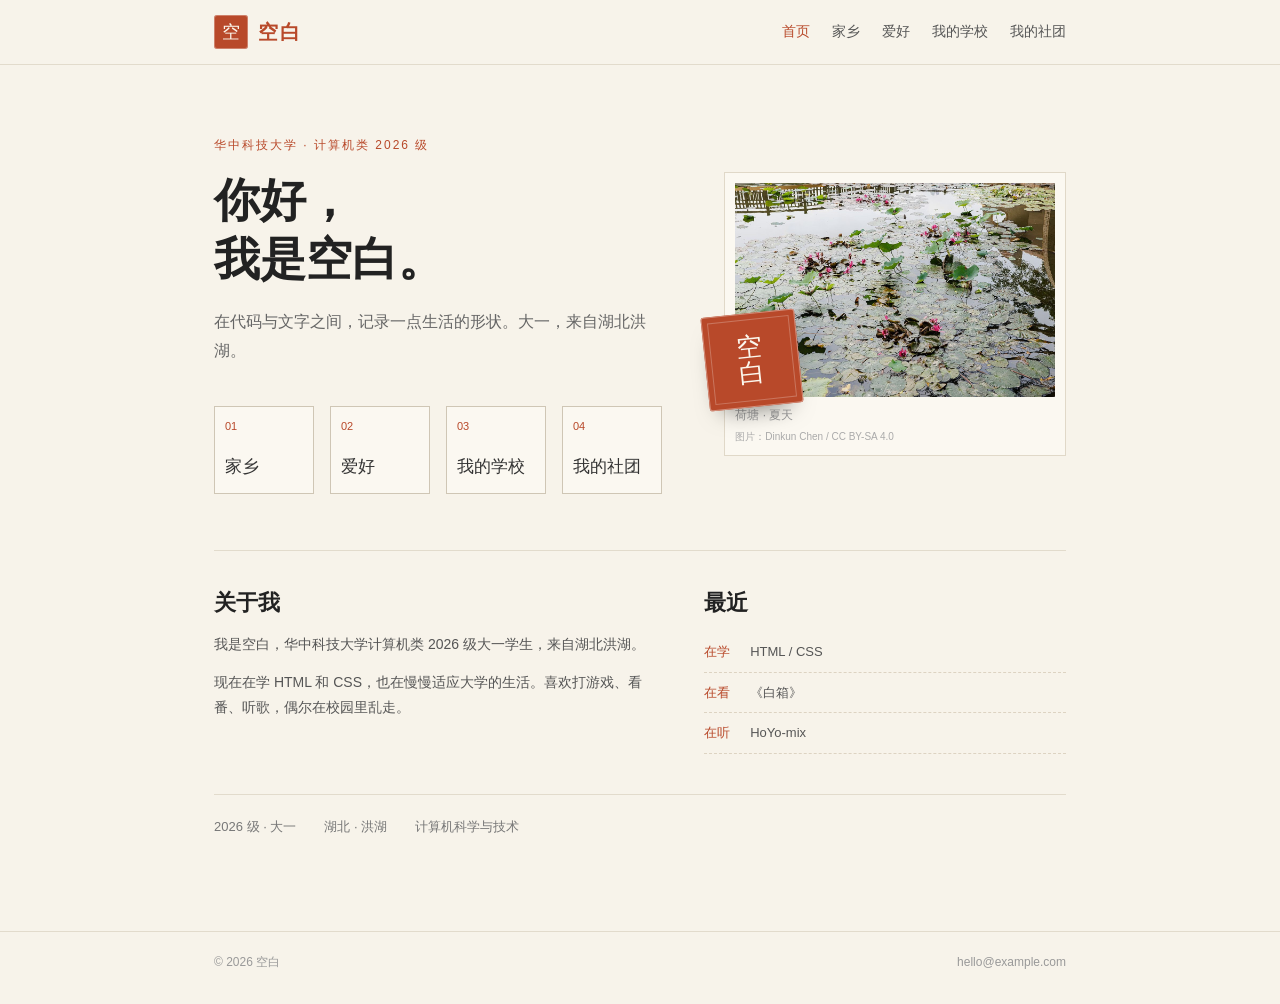
<file: index.html>
<!DOCTYPE html>
<html lang="zh-CN">
<head>
  <meta charset="UTF-8">
  <meta name="viewport" content="width=device-width, initial-scale=1.0">
  <title>空白 · 个人主页</title>
  <link rel="stylesheet" href="style.css">
</head>
<body>
  <header>
    <div class="wrap">
      <a class="logo" href="index.html"><span class="seal">空</span>空白</a>
      <nav>
        <a class="active" href="index.html">首页</a>
        <a href="hometown.html">家乡</a>
        <a href="hobbies.html">爱好</a>
        <a href="school.html">我的学校</a>
        <a href="club.html">我的社团</a>
      </nav>
    </div>
  </header>

  <main>
    <div class="wrap">
      <div class="home-top">
        <div>
          <p class="small">华中科技大学 · 计算机类 2026 级</p>
          <h1>你好，<br>我是空白。</h1>
          <p class="desc">在代码与文字之间，记录一点生活的形状。大一，来自湖北洪湖。</p>

          <div class="entry">
            <a href="hometown.html"><span>01</span>家乡</a>
            <a href="hobbies.html"><span>02</span>爱好</a>
            <a href="school.html"><span>03</span>我的学校</a>
            <a href="club.html"><span>04</span>我的社团</a>
          </div>
        </div>

        <figure class="home-photo">
          <img src="images/lotus.jpg" alt="荷塘里的荷叶与荷花">
          <span class="stamp" aria-hidden="true">空<br>白</span>
          <figcaption>荷塘 · 夏天<span class="credit">图片：Dinkun Chen / CC BY-SA 4.0</span></figcaption>
        </figure>
      </div>

      <div class="home-about">
        <div>
          <h2>关于我</h2>
          <p>我是空白，华中科技大学计算机类 2026 级大一学生，来自湖北洪湖。</p>
          <p>现在在学 HTML 和 CSS，也在慢慢适应大学的生活。喜欢打游戏、看番、听歌，偶尔在校园里乱走。</p>
        </div>

        <div class="now">
          <h2>最近</h2>
          <ul>
            <li><span>在学</span>HTML / CSS</li>
            <li><span>在看</span>《白箱》</li>
            <li><span>在听</span>HoYo-mix</li>
          </ul>
        </div>
      </div>

      <ul class="info">
        <li>2026 级 · 大一</li>
        <li>湖北 · 洪湖</li>
        <li>计算机科学与技术</li>
      </ul>
    </div>
  </main>

  <footer>
    <div class="wrap">
      <span>© 2026 空白</span>
      <a href="mailto:hello@example.com">hello@example.com</a>
    </div>
  </footer>
</body>
</html>
</file>
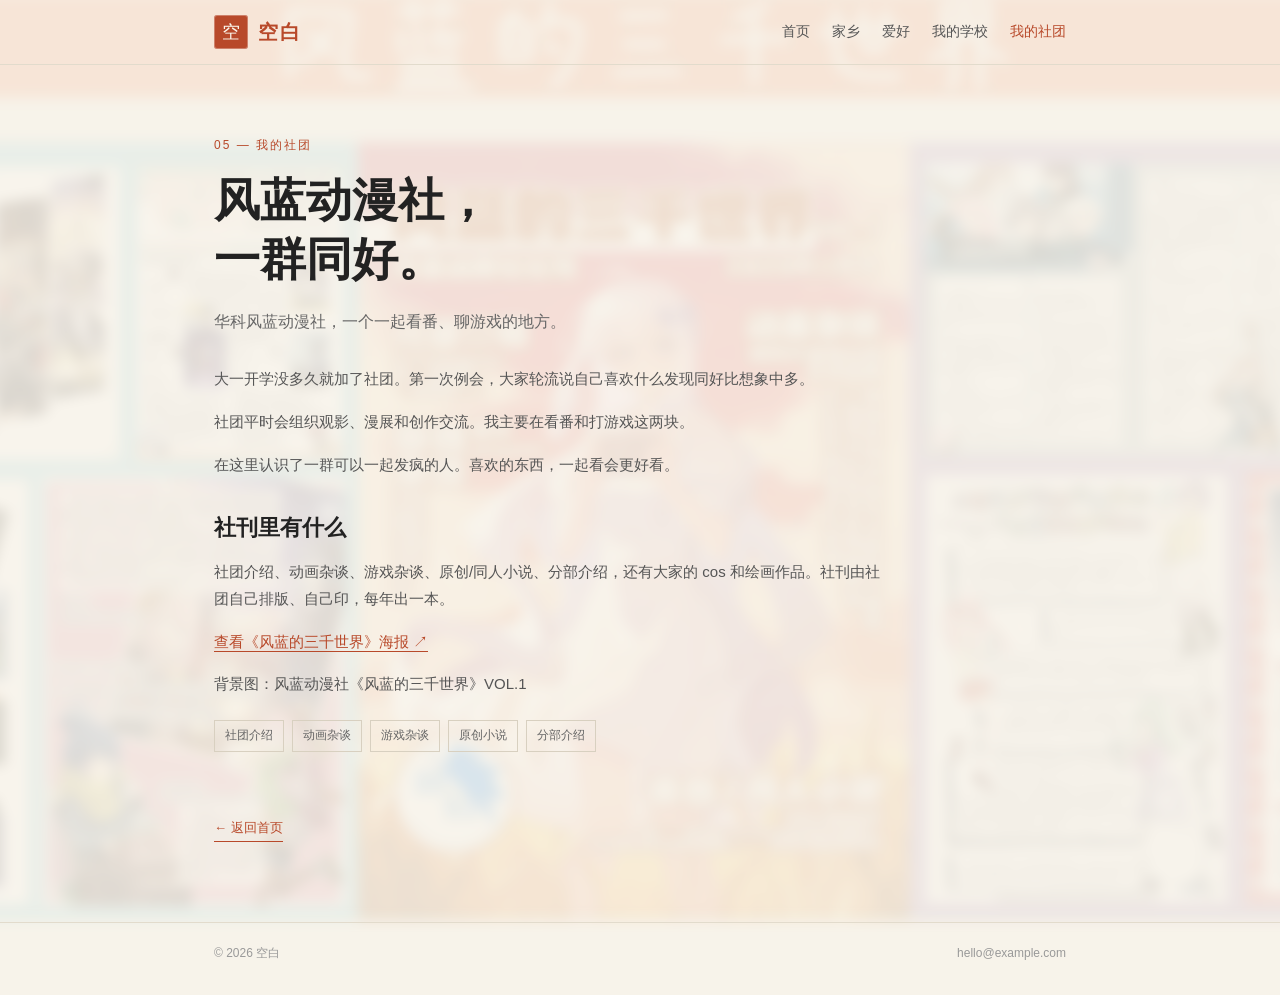
<file: club.html>
<!DOCTYPE html>
<html lang="zh-CN">
<head>
  <meta charset="UTF-8">
  <meta name="viewport" content="width=device-width, initial-scale=1.0">
  <title>我的社团 | 空白</title>
  <link rel="stylesheet" href="style.css">
</head>
<body class="club-page">
  <header>
    <div class="wrap">
      <a class="logo" href="index.html"><span class="seal">空</span>空白</a>
      <nav>
        <a href="index.html">首页</a>
        <a href="hometown.html">家乡</a>
        <a href="hobbies.html">爱好</a>
        <a href="school.html">我的学校</a>
        <a class="active" href="club.html">我的社团</a>
      </nav>
    </div>
  </header>

  <main>
    <div class="wrap">
      <p class="small">05 — 我的社团</p>
      <h1>风蓝动漫社，<br>一群同好。</h1>
      <p class="desc">华科风蓝动漫社，一个一起看番、聊游戏的地方。</p>

      <div class="content">
        <p>大一开学没多久就加了社团。第一次例会，大家轮流说自己喜欢什么发现同好比想象中多。</p>
        <p>社团平时会组织观影、漫展和创作交流。我主要在看番和打游戏这两块。</p>
        <p>在这里认识了一群可以一起发疯的人。喜欢的东西，一起看会更好看。</p>

        <h2>社刊里有什么</h2>
        <p>社团介绍、动画杂谈、游戏杂谈、原创/同人小说、分部介绍，还有大家的 cos 和绘画作品。社刊由社团自己排版、自己印，每年出一本。</p>
        <p><a class="inline-link" href="images/club-poster.jpg" target="_blank" rel="noopener">查看《风蓝的三千世界》海报 ↗</a></p>
        <p class="credit">背景图：风蓝动漫社《风蓝的三千世界》VOL.1</p>

        <ul class="tags">
          <li>社团介绍</li>
          <li>动画杂谈</li>
          <li>游戏杂谈</li>
          <li>原创小说</li>
          <li>分部介绍</li>
        </ul>
      </div>

      <a class="back" href="index.html">← 返回首页</a>
    </div>
  </main>

  <footer>
    <div class="wrap">
      <span>© 2026 空白</span>
      <a href="mailto:hello@example.com">hello@example.com</a>
    </div>
  </footer>
</body>
</html>
</file>
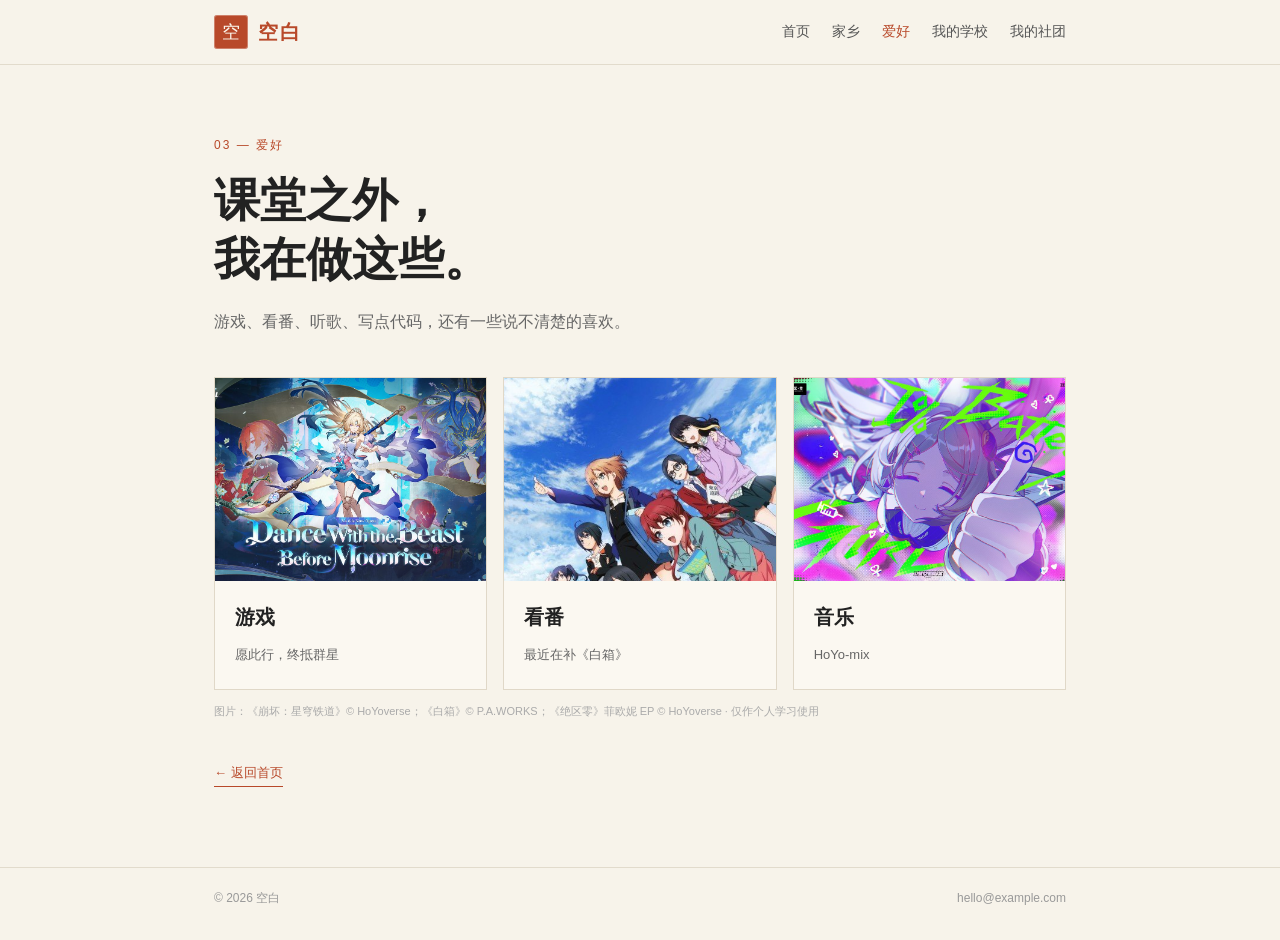
<file: hobbies.html>
<!DOCTYPE html>
<html lang="zh-CN">
<head>
  <meta charset="UTF-8">
  <meta name="viewport" content="width=device-width, initial-scale=1.0">
  <title>爱好 | 空白</title>
  <link rel="stylesheet" href="style.css">
</head>
<body>
  <header>
    <div class="wrap">
      <a class="logo" href="index.html"><span class="seal">空</span>空白</a>
      <nav>
        <a href="index.html">首页</a>
        <a href="hometown.html">家乡</a>
        <a class="active" href="hobbies.html">爱好</a>
        <a href="school.html">我的学校</a>
        <a href="club.html">我的社团</a>
      </nav>
    </div>
  </header>

  <main>
    <div class="wrap">
      <p class="small">03 — 爱好</p>
      <h1>课堂之外，<br>我在做这些。</h1>
      <p class="desc">游戏、看番、听歌、写点代码，还有一些说不清楚的喜欢。</p>

      <div class="cards">
        <div class="card">
          <img src="images/hobby-hsr.jpg" alt="《崩坏：星穹铁道》宣传图">
          <div class="card__body">
            <h2>游戏</h2>
            <p>愿此行，终抵群星</p>
          </div>
        </div>
        <div class="card">
          <img class="poster" src="images/hobby-shirobako.jpg" alt="《白箱》动画海报">
          <div class="card__body">
            <h2>看番</h2>
            <p>最近在补《白箱》</p>
          </div>
        </div>
        <div class="card">
          <img src="images/hobby-fionne.jpg" alt="《绝区零》菲欧妮 EP《低电量女孩》封面">
          <div class="card__body">
            <h2>音乐</h2>
            <p>HoYo-mix</p>
          </div>
        </div>
      </div>

      <p class="credit">图片：《崩坏：星穹铁道》© HoYoverse；《白箱》© P.A.WORKS；《绝区零》菲欧妮 EP © HoYoverse · 仅作个人学习使用</p>

      <a class="back" href="index.html">← 返回首页</a>
    </div>
  </main>

  <footer>
    <div class="wrap">
      <span>© 2026 空白</span>
      <a href="mailto:hello@example.com">hello@example.com</a>
    </div>
  </footer>
</body>
</html>
</file>
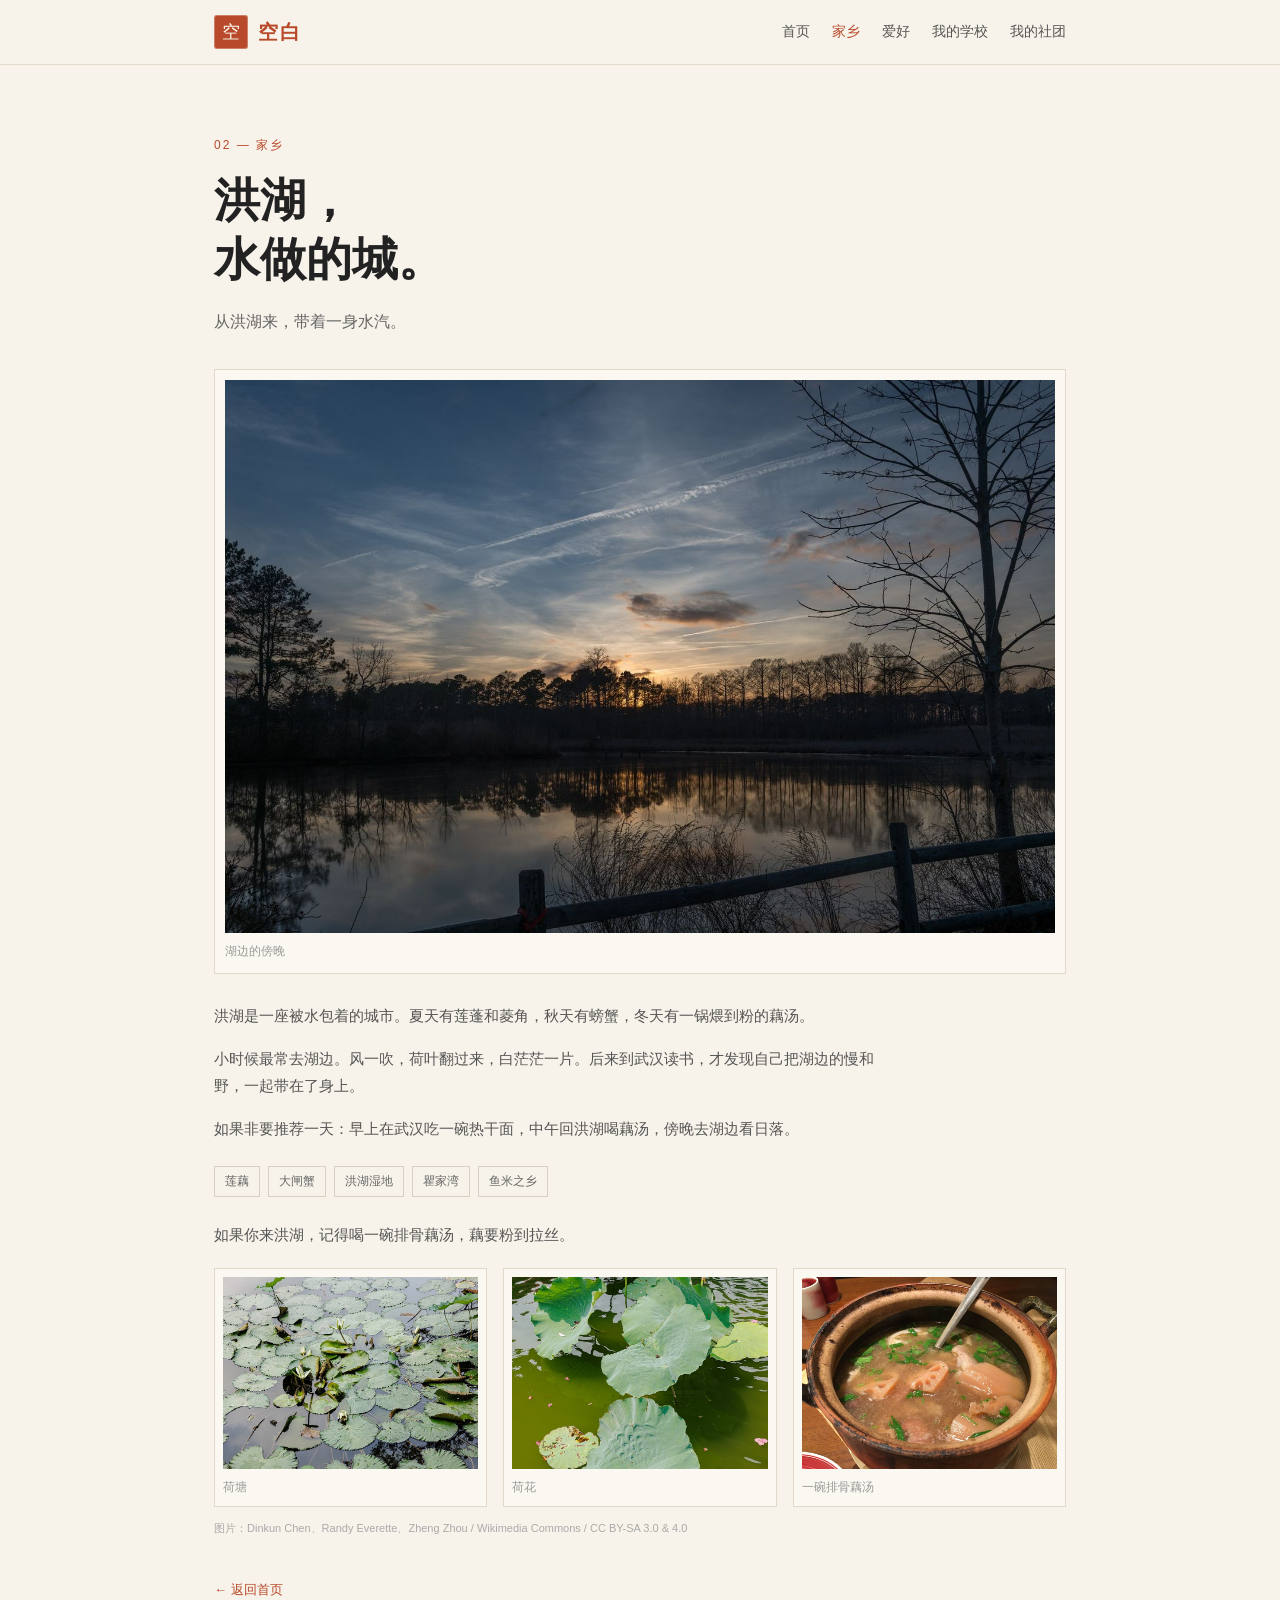
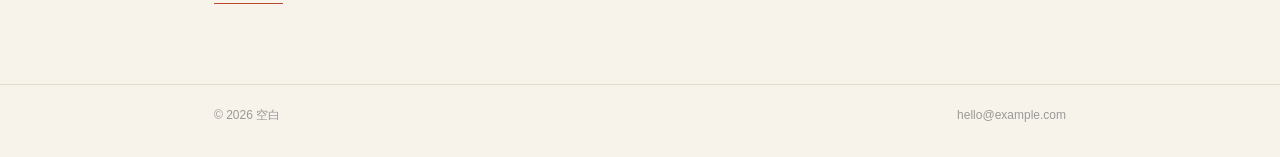
<file: hometown.html>
<!DOCTYPE html>
<html lang="zh-CN">
<head>
  <meta charset="UTF-8">
  <meta name="viewport" content="width=device-width, initial-scale=1.0">
  <title>家乡 · 洪湖 | 空白</title>
  <link rel="stylesheet" href="style.css">
</head>
<body>
  <header>
    <div class="wrap">
      <a class="logo" href="index.html"><span class="seal">空</span>空白</a>
      <nav>
        <a href="index.html">首页</a>
        <a class="active" href="hometown.html">家乡</a>
        <a href="hobbies.html">爱好</a>
        <a href="school.html">我的学校</a>
        <a href="club.html">我的社团</a>
      </nav>
    </div>
  </header>

  <main>
    <div class="wrap">
      <p class="small">02 — 家乡</p>
      <h1>洪湖，<br>水做的城。</h1>
      <p class="desc">从洪湖来，带着一身水汽。</p>

      <figure class="photo-main">
        <img src="images/sunset.jpg" alt="傍晚的湖面，远处是树林的剪影">
        <figcaption>湖边的傍晚</figcaption>
      </figure>

      <div class="content">
        <p>洪湖是一座被水包着的城市。夏天有莲蓬和菱角，秋天有螃蟹，冬天有一锅煨到粉的藕汤。</p>
        <p>小时候最常去湖边。风一吹，荷叶翻过来，白茫茫一片。后来到武汉读书，才发现自己把湖边的慢和野，一起带在了身上。</p>
        <p>如果非要推荐一天：早上在武汉吃一碗热干面，中午回洪湖喝藕汤，傍晚去湖边看日落。</p>

        <ul class="tags">
          <li>莲藕</li>
          <li>大闸蟹</li>
          <li>洪湖湿地</li>
          <li>瞿家湾</li>
          <li>鱼米之乡</li>
        </ul>

        <p>如果你来洪湖，记得喝一碗排骨藕汤，藕要粉到拉丝。</p>
      </div>

      <div class="gallery">
        <figure>
          <img src="images/pond.jpg" alt="长满荷叶的池塘">
          <figcaption>荷塘</figcaption>
        </figure>
        <figure>
          <img src="images/flower.jpg" alt="水面上的荷花和荷叶">
          <figcaption>荷花</figcaption>
        </figure>
        <figure>
          <img src="images/soup.jpg" alt="一锅排骨藕汤">
          <figcaption>一碗排骨藕汤</figcaption>
        </figure>
      </div>

      <p class="credit">图片：Dinkun Chen、Randy Everette、Zheng Zhou / Wikimedia Commons / CC BY-SA 3.0 &amp; 4.0</p>

      <a class="back" href="index.html">← 返回首页</a>
    </div>
  </main>

  <footer>
    <div class="wrap">
      <span>© 2026 空白</span>
      <a href="mailto:hello@example.com">hello@example.com</a>
    </div>
  </footer>
</body>
</html>
</file>
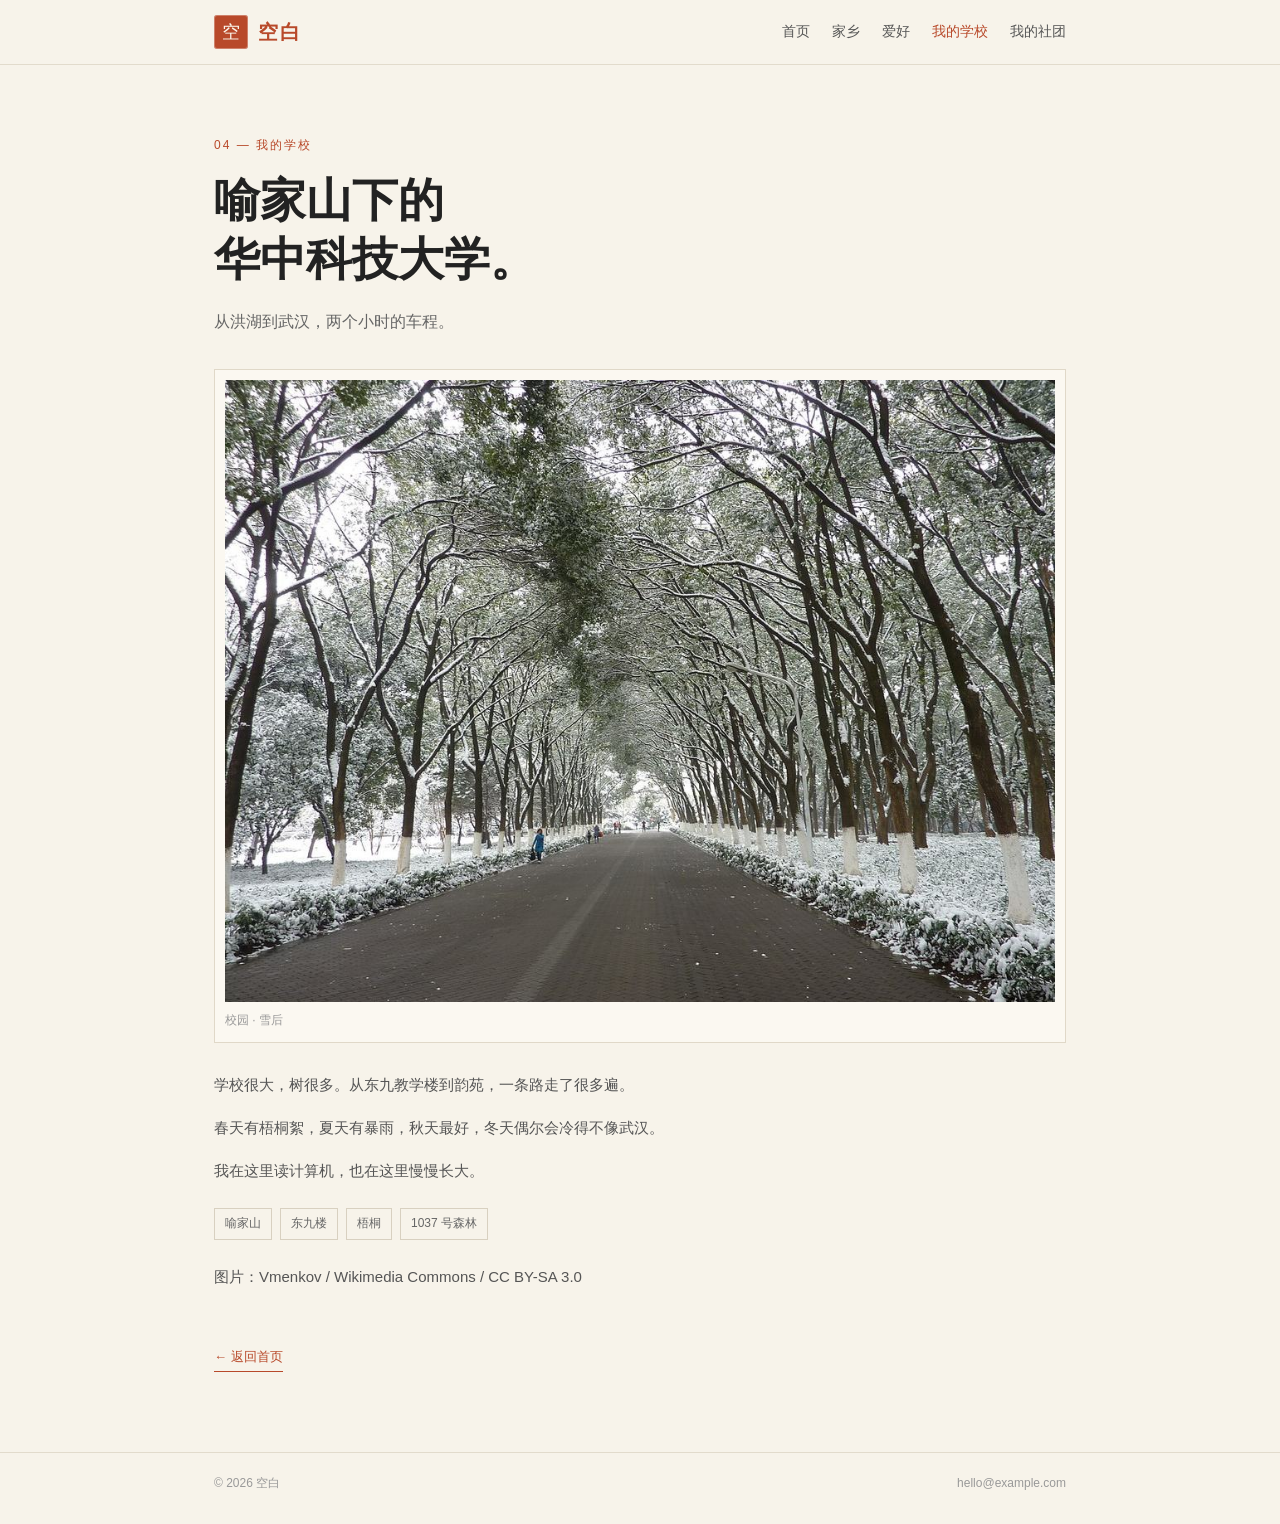
<file: school.html>
<!DOCTYPE html>
<html lang="zh-CN">
<head>
  <meta charset="UTF-8">
  <meta name="viewport" content="width=device-width, initial-scale=1.0">
  <title>我的学校 | 空白</title>
  <link rel="stylesheet" href="style.css">
</head>
<body>
  <header>
    <div class="wrap">
      <a class="logo" href="index.html"><span class="seal">空</span>空白</a>
      <nav>
        <a href="index.html">首页</a>
        <a href="hometown.html">家乡</a>
        <a href="hobbies.html">爱好</a>
        <a class="active" href="school.html">我的学校</a>
        <a href="club.html">我的社团</a>
      </nav>
    </div>
  </header>

  <main>
    <div class="wrap">
      <p class="small">04 — 我的学校</p>
      <h1>喻家山下的<br>华中科技大学。</h1>
      <p class="desc">从洪湖到武汉，两个小时的车程。</p>

      <figure class="photo-main">
        <img src="images/school.jpg" alt="雪后的校园道路，两旁的树连成一片">
        <figcaption>校园 · 雪后</figcaption>
      </figure>

      <div class="content">
        <p>学校很大，树很多。从东九教学楼到韵苑，一条路走了很多遍。</p>
        <p>春天有梧桐絮，夏天有暴雨，秋天最好，冬天偶尔会冷得不像武汉。</p>
        <p>我在这里读计算机，也在这里慢慢长大。</p>

        <ul class="tags">
          <li>喻家山</li>
          <li>东九楼</li>
          <li>梧桐</li>
          <li>1037 号森林</li>
        </ul>

        <p class="credit">图片：Vmenkov / Wikimedia Commons / CC BY-SA 3.0</p>
      </div>

      <a class="back" href="index.html">← 返回首页</a>
    </div>
  </main>

  <footer>
    <div class="wrap">
      <span>© 2026 空白</span>
      <a href="mailto:hello@example.com">hello@example.com</a>
    </div>
  </footer>
</body>
</html>
</file>
<file: style.css>
* {
  box-sizing: border-box;
}

body {
  margin: 0;
  background: #f7f3ea;
  color: #333;
  font-family: "Microsoft YaHei", "PingFang SC", sans-serif;
  line-height: 1.8;
}

a {
  color: inherit;
  text-decoration: none;
}

.wrap {
  max-width: 900px;
  margin: 0 auto;
  padding: 0 24px;
}

header {
  border-bottom: 1px solid #e2dbcc;
}

header .wrap {
  display: flex;
  align-items: center;
  justify-content: space-between;
  height: 64px;
}

.logo {
  display: inline-flex;
  align-items: center;
  gap: 10px;
  color: #b8492a;
  font-size: 20px;
  font-weight: bold;
  letter-spacing: 2px;
}

.seal {
  display: grid;
  place-items: center;
  width: 34px;
  height: 34px;
  background: #b8492a;
  color: #fbf7ed;
  font-family: "Songti SC", "SimSun", serif;
  font-size: 18px;
  font-weight: normal;
  line-height: 1;
  letter-spacing: 0;
  border-radius: 3px;
  box-shadow: inset 0 0 0 1px rgba(255, 255, 255, 0.3);
}

nav {
  display: flex;
  gap: 22px;
  font-size: 14px;
}

nav a {
  color: #555;
}

nav a:hover,
nav a.active {
  color: #b8492a;
}

main {
  padding: 70px 0 80px;
}

.small {
  margin: 0;
  color: #b8492a;
  font-size: 12px;
  letter-spacing: 2px;
}

h1 {
  margin: 14px 0 18px;
  color: #222;
  font-size: 46px;
  line-height: 1.3;
}

.desc {
  max-width: 560px;
  margin: 0;
  color: #666;
  font-size: 16px;
}

/* 首页两个入口 */
.entry {
  display: flex;
  flex-wrap: wrap;
  gap: 16px;
  margin-top: 40px;
}

.entry a {
  display: flex;
  flex-direction: column;
  justify-content: space-between;
  width: 100px;
  height: 88px;
  padding: 10px;
  background: #fbf8f1;
  border: 1px solid #cfc6b5;
  font-size: 17px;
}

.entry a span {
  color: #b8492a;
  font-size: 11px;
}

.entry a:hover {
  background: #b8492a;
  border-color: #b8492a;
  color: #fff;
}

.entry a:hover span {
  color: #ffd9cc;
}

.info {
  display: flex;
  gap: 28px;
  margin-top: 40px;
  padding: 20px 0 0;
  border-top: 1px solid #e2dbcc;
  list-style: none;
  color: #777;
  font-size: 13px;
}

/* 内页 */
.content {
  max-width: 680px;
  margin-top: 28px;
}

.content p {
  margin: 0 0 16px;
  color: #555;
  font-size: 15px;
}

.tags {
  display: flex;
  flex-wrap: wrap;
  gap: 8px;
  margin: 24px 0;
  padding: 0;
  list-style: none;
}

.tags li {
  padding: 4px 10px;
  border: 1px solid #d8d0c0;
  color: #666;
  font-size: 12px;
}

/* 社团页：海报做淡淡背景 */
body.club-page {
  position: relative;
  overflow-x: hidden;
  background: #f7f3ea;
}

body.club-page::before {
  content: "";
  position: fixed;
  inset: -20px;
  z-index: 0;
  background: url("images/club-poster.jpg") center 20% / cover no-repeat;
  opacity: 0.12;
  filter: blur(7px);
  pointer-events: none;
}

body.club-page header,
body.club-page main,
body.club-page footer {
  position: relative;
  z-index: 1;
}

.inline-link {
  padding-bottom: 1px;
  border-bottom: 1px solid #b8492a;
  color: #b8492a;
}

.content h2 {
  margin: 30px 0 10px;
}

/* 日常时间线 */
.day {
  max-width: 680px;
  margin: 32px 0 8px;
  padding: 0;
  list-style: none;
}

.day li {
  display: flex;
  gap: 20px;
  padding: 16px 0;
  border-bottom: 1px solid #e2dbcc;
}

.day time {
  flex: none;
  width: 56px;
  color: #b8492a;
  font-size: 13px;
}

.day p {
  margin: 0;
  color: #555;
  font-size: 14px;
}

/* 爱好卡片 */
.cards {
  display: flex;
  flex-wrap: wrap;
  justify-content: center;
  gap: 16px;
  margin-top: 40px;
}

.card {
  width: calc((100% - 32px) / 3);
  padding: 0;
  overflow: hidden;
  background: #fbf8f1;
  border: 1px solid #e0d8c8;
}

.card img {
  display: block;
  width: 100%;
  aspect-ratio: 4 / 3;
  object-fit: cover;
}

.card img.poster {
  object-position: center 16%;
}

.card__body {
  padding: 18px 20px 22px;
}

.card h2 {
  margin: 0 0 8px;
  font-size: 20px;
}

.card p {
  margin: 0;
  color: #666;
  font-size: 13px;
}

.back {
  display: inline-block;
  margin-top: 40px;
  padding-bottom: 2px;
  border-bottom: 1px solid #b8492a;
  color: #b8492a;
  font-size: 13px;
}

footer {
  padding: 20px 0 30px;
  border-top: 1px solid #e2dbcc;
  color: #999;
  font-size: 12px;
}

footer .wrap {
  display: flex;
  justify-content: space-between;
  gap: 16px;
}

/* 首页 */
.home-top {
  display: grid;
  grid-template-columns: 1.15fr 0.85fr;
  gap: 48px;
  align-items: center;
}

.home-photo {
  position: relative;
  margin: 0;
  padding: 10px;
  background: #fbf8f1;
  border: 1px solid #e0d8c8;
}

.stamp {
  position: absolute;
  left: -20px;
  bottom: 48px;
  display: flex;
  flex-direction: column;
  align-items: center;
  justify-content: center;
  gap: 1px;
  width: 94px;
  height: 94px;
  background: #b8492a;
  color: #fbf7ed;
  font-family: "Songti SC", "SimSun", serif;
  font-size: 26px;
  line-height: 1.05;
  letter-spacing: 3px;
  border-radius: 3px;
  box-shadow:
    inset 0 0 0 1px rgba(255, 255, 255, 0.38),
    inset 0 0 0 6px #b8492a,
    inset 0 0 0 7px rgba(255, 255, 255, 0.24),
    0 14px 24px -14px rgba(0, 0, 0, 0.55);
  transform: rotate(-6deg);
}

.home-photo img {
  display: block;
  width: 100%;
}

.home-photo figcaption {
  margin-top: 8px;
  color: #999;
  font-size: 12px;
}

.home-about {
  display: grid;
  grid-template-columns: 1.1fr 0.9fr;
  gap: 48px;
  margin-top: 56px;
  padding-top: 32px;
  border-top: 1px solid #e2dbcc;
}

h2 {
  margin: 0 0 10px;
  color: #222;
  font-size: 22px;
}

.home-about p {
  margin: 0 0 12px;
  color: #555;
  font-size: 14px;
}

.now ul {
  margin: 0;
  padding: 0;
  list-style: none;
}

.now li {
  display: flex;
  gap: 12px;
  padding: 8px 0;
  border-bottom: 1px dashed #ddd3c2;
  color: #555;
  font-size: 13px;
}

.now li span {
  flex: none;
  width: 34px;
  color: #b8492a;
}

/* 家乡图片 */
.photo-main {
  margin: 32px 0 0;
  padding: 10px;
  background: #fbf8f1;
  border: 1px solid #e0d8c8;
}

.photo-main img {
  display: block;
  width: 100%;
}

.photo-main figcaption,
.gallery figcaption {
  margin-top: 8px;
  color: #999;
  font-size: 12px;
}

.gallery {
  display: grid;
  grid-template-columns: repeat(3, 1fr);
  gap: 16px;
  margin-top: 20px;
}

.gallery figure {
  margin: 0;
  padding: 8px;
  background: #fbf8f1;
  border: 1px solid #e0d8c8;
}

.gallery img {
  display: block;
  width: 100%;
  aspect-ratio: 4 / 3;
  object-fit: cover;
}

.credit {
  margin: 12px 0 0;
  color: #aaa;
  font-size: 11px;
  line-height: 1.7;
}

.home-photo .credit {
  display: block;
  margin-top: 2px;
  font-size: 10px;
}

@media (max-width: 900px) {
  .entry a {
    width: calc(50% - 8px);
  }

  .card {
    width: calc((100% - 16px) / 2);
  }
}

@media (max-width: 640px) {
  header .wrap {
    height: auto;
    padding: 14px 20px;
    flex-direction: column;
    gap: 8px;
  }

  nav {
    gap: 16px;
  }

  main {
    padding: 44px 0 56px;
  }

  h1 {
    font-size: 34px;
  }

  .seal {
    width: 30px;
    height: 30px;
    font-size: 16px;
  }

  .stamp {
    left: 6px;
    bottom: 44px;
    width: 72px;
    height: 72px;
    font-size: 20px;
  }

  .home-top,
  .home-about,
  .gallery {
    grid-template-columns: 1fr;
  }

  .home-top {
    gap: 28px;
  }

  .home-about {
    gap: 24px;
    margin-top: 40px;
  }

  .entry a {
    width: calc(50% - 8px);
    height: 76px;
  }

  .info {
    flex-wrap: wrap;
    gap: 10px 20px;
  }

  .cards {
    gap: 12px;
  }

  .card {
    width: 100%;
  }

  footer .wrap {
    flex-direction: column;
    gap: 6px;
  }
}
</file>
